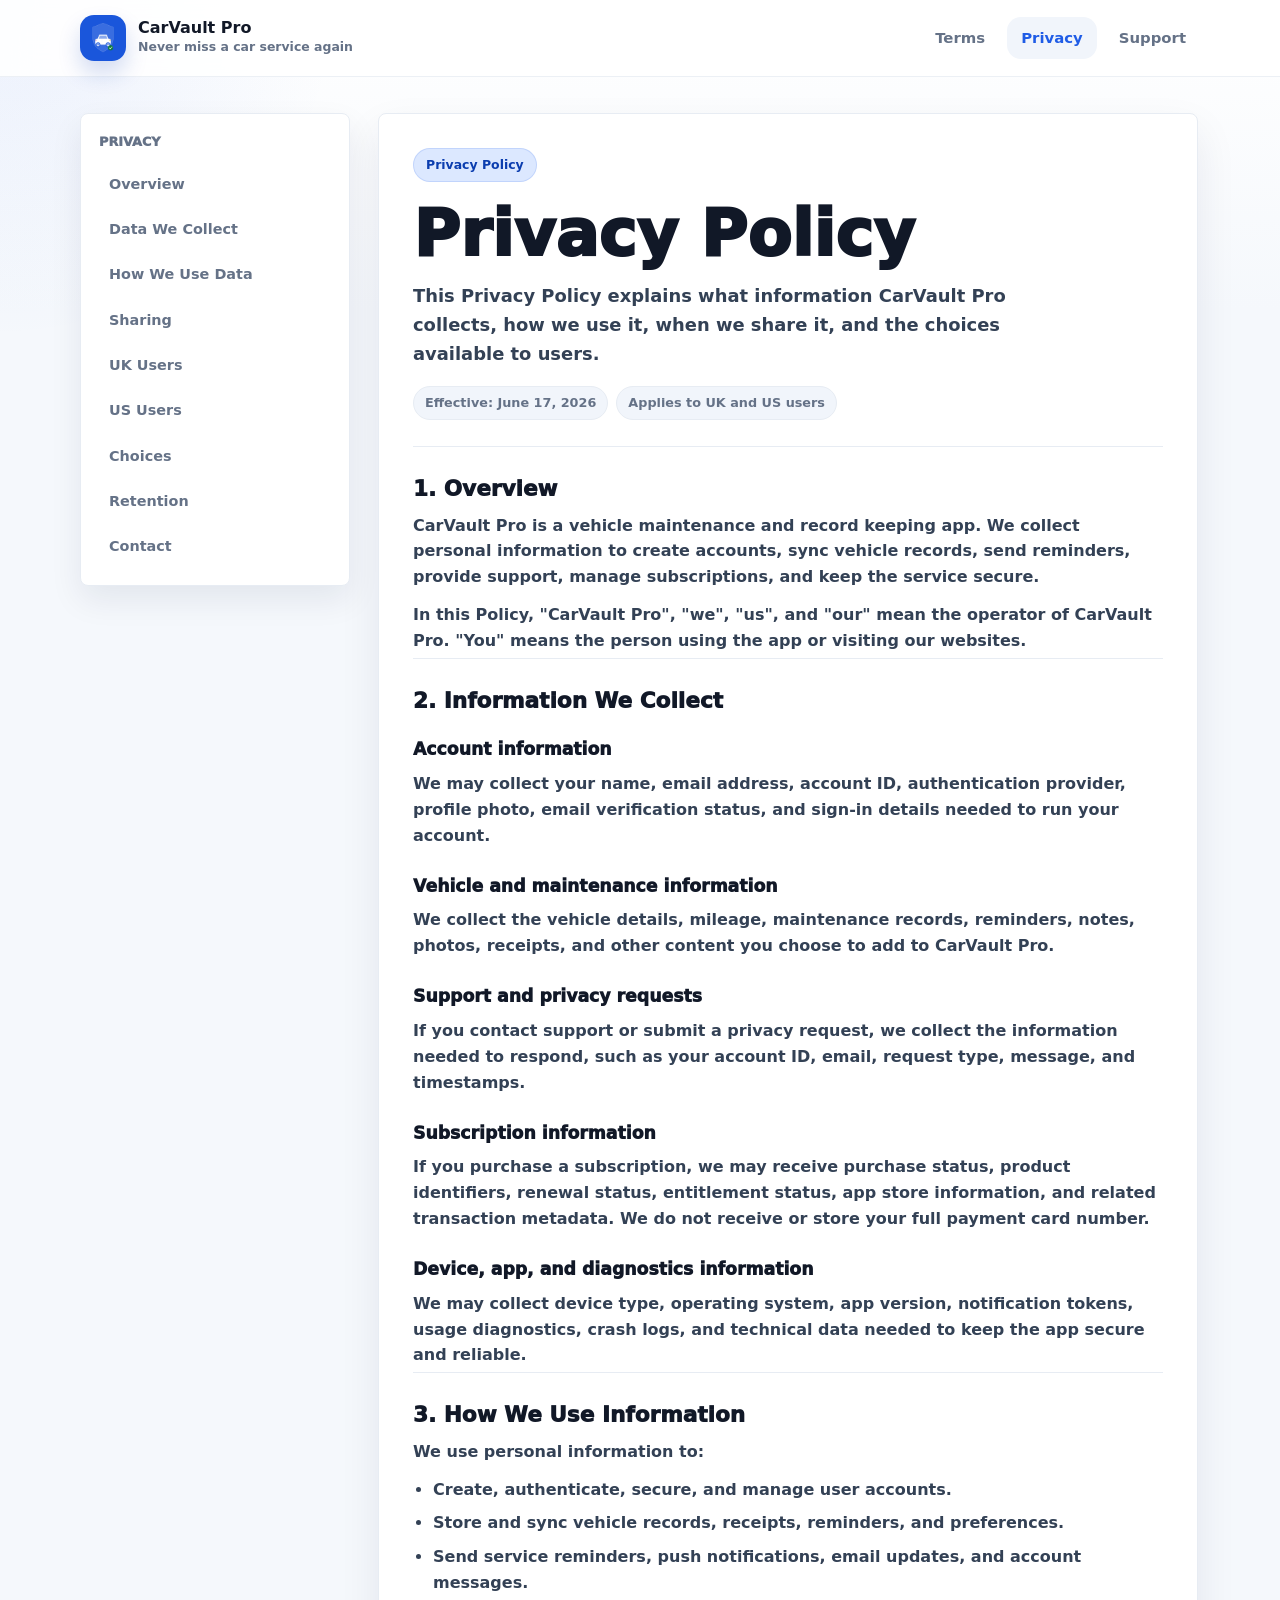
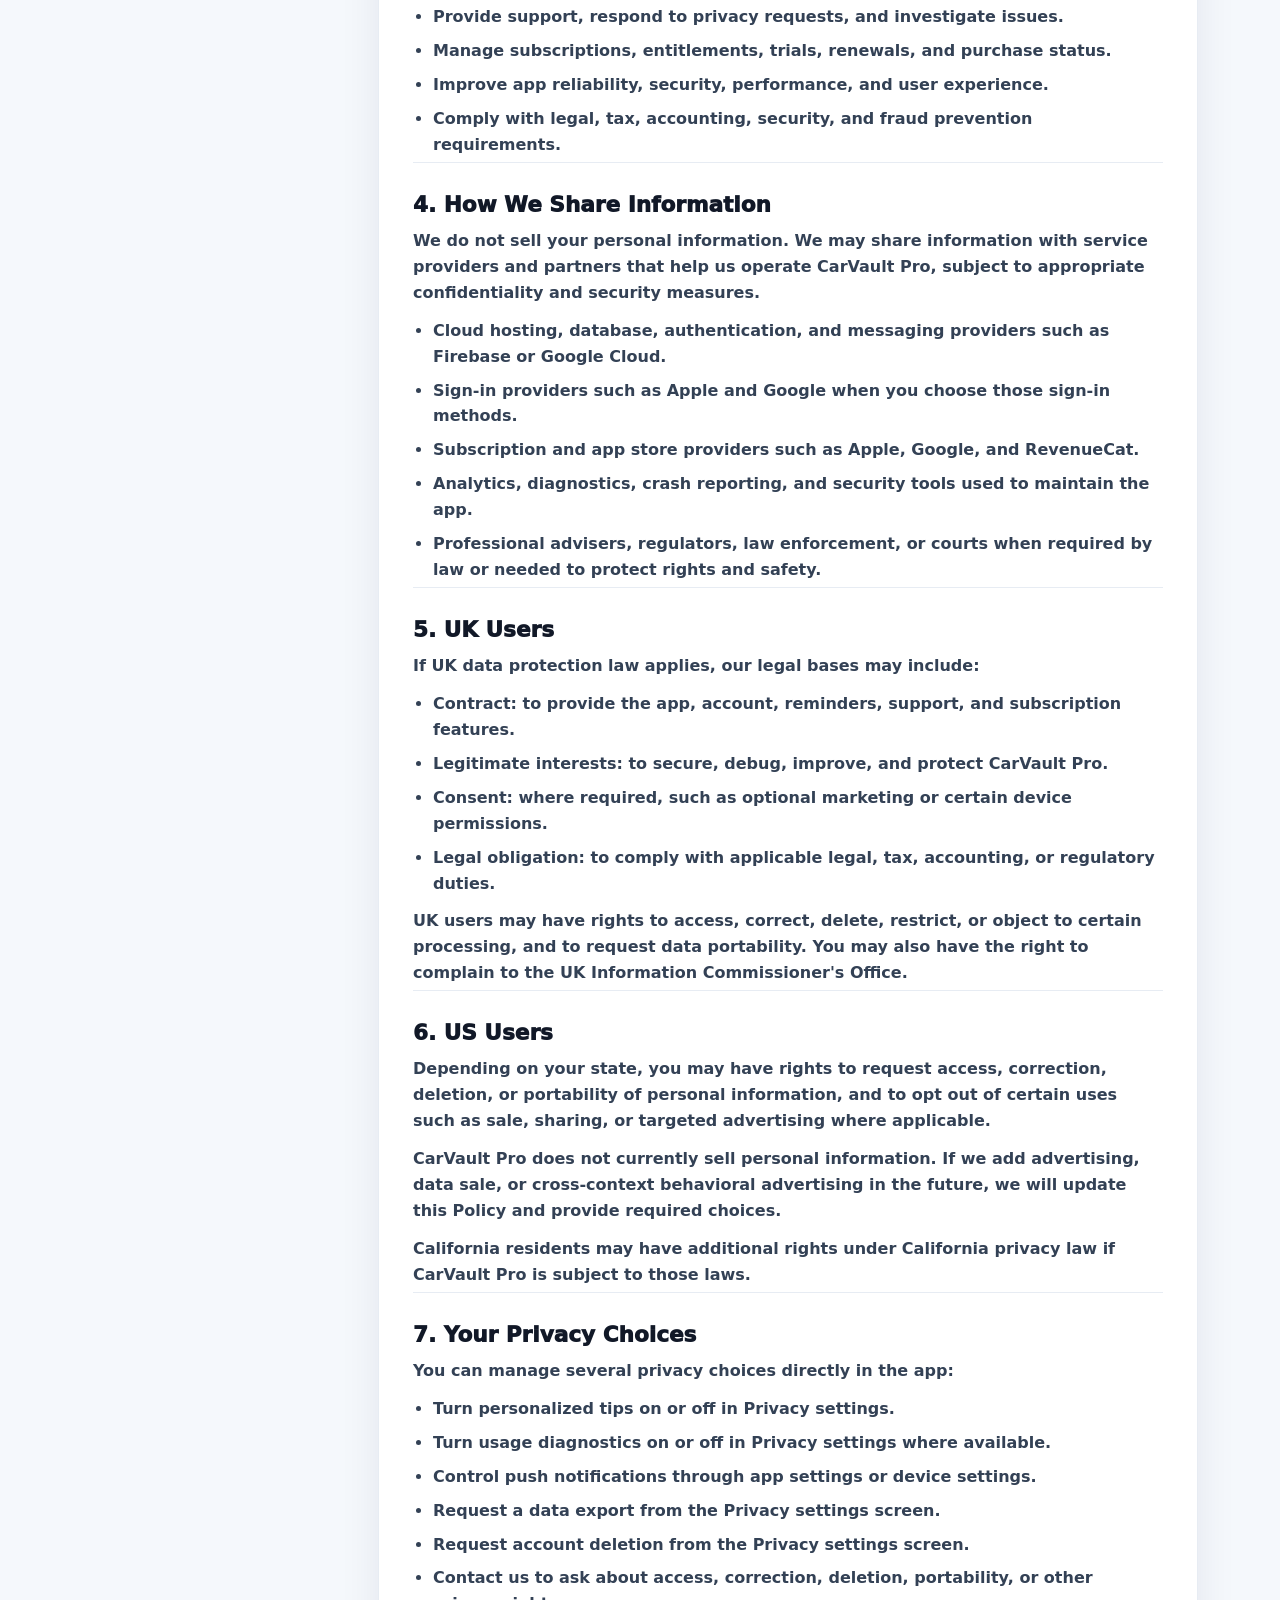
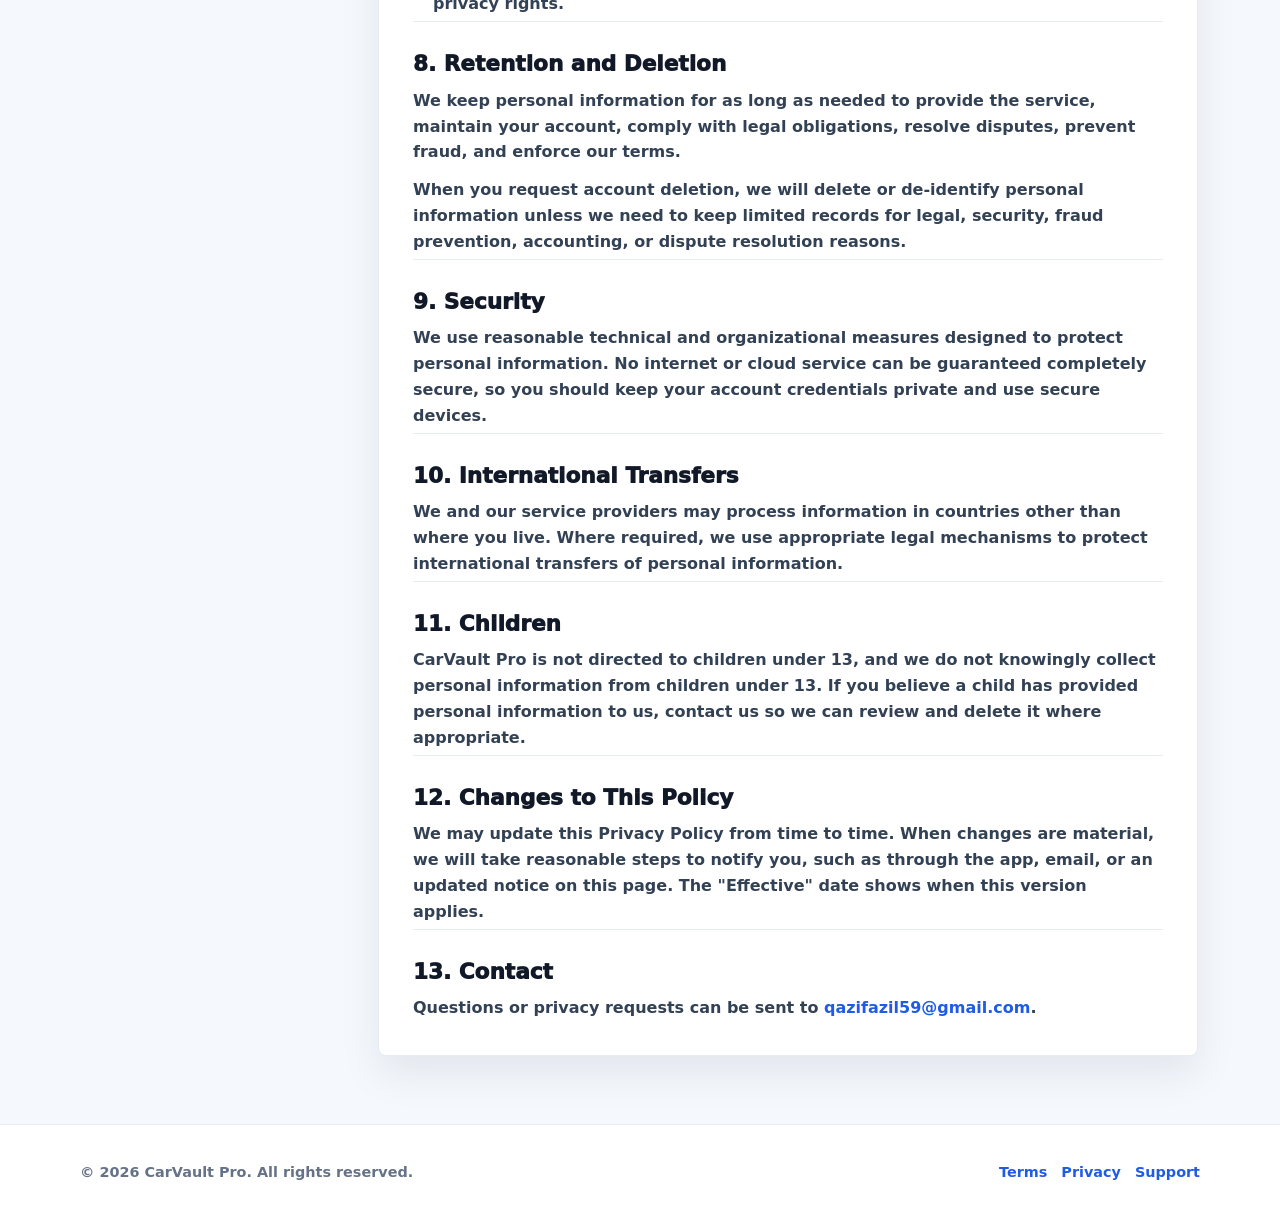
<file: index.html>
<!doctype html>
<html lang="en">
  <head>
    <meta charset="utf-8">
    <meta name="viewport" content="width=device-width, initial-scale=1">
    <title>Privacy Policy | CarVault Pro</title>
    <meta name="description" content="Privacy Policy for CarVault Pro.">
    <meta http-equiv="refresh" content="0; url=privacy/">
    <link rel="canonical" href="privacy/">
    <link rel="icon" href="assets/app_icon.png">
    <script>
      window.location.replace("privacy/");
    </script>
  </head>
  <body>
    <main>
      <p>
        Opening <a href="privacy/">CarVault Pro Privacy Policy</a>.
        <a href="terms/">Terms of Service</a>.
        <a href="support/">Support</a>.
      </p>
    </main>
  </body>
</html>
</file>
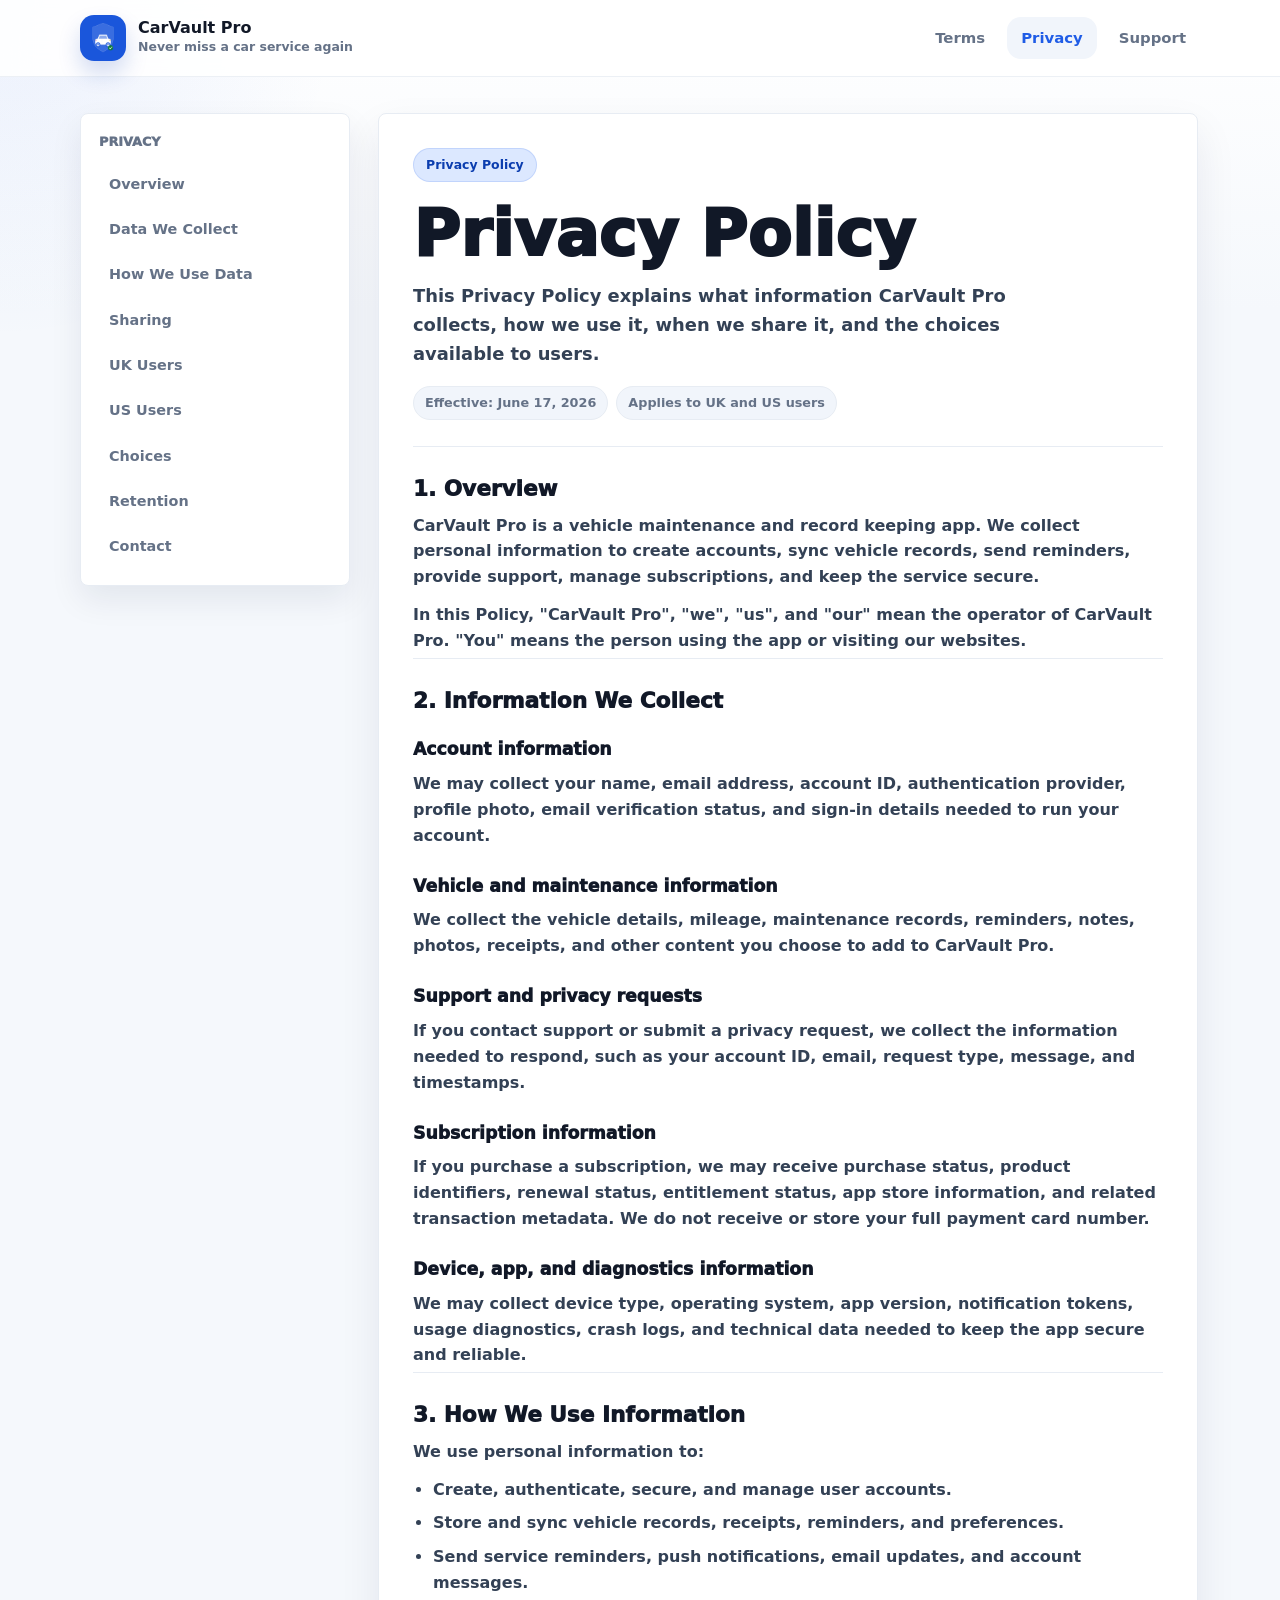
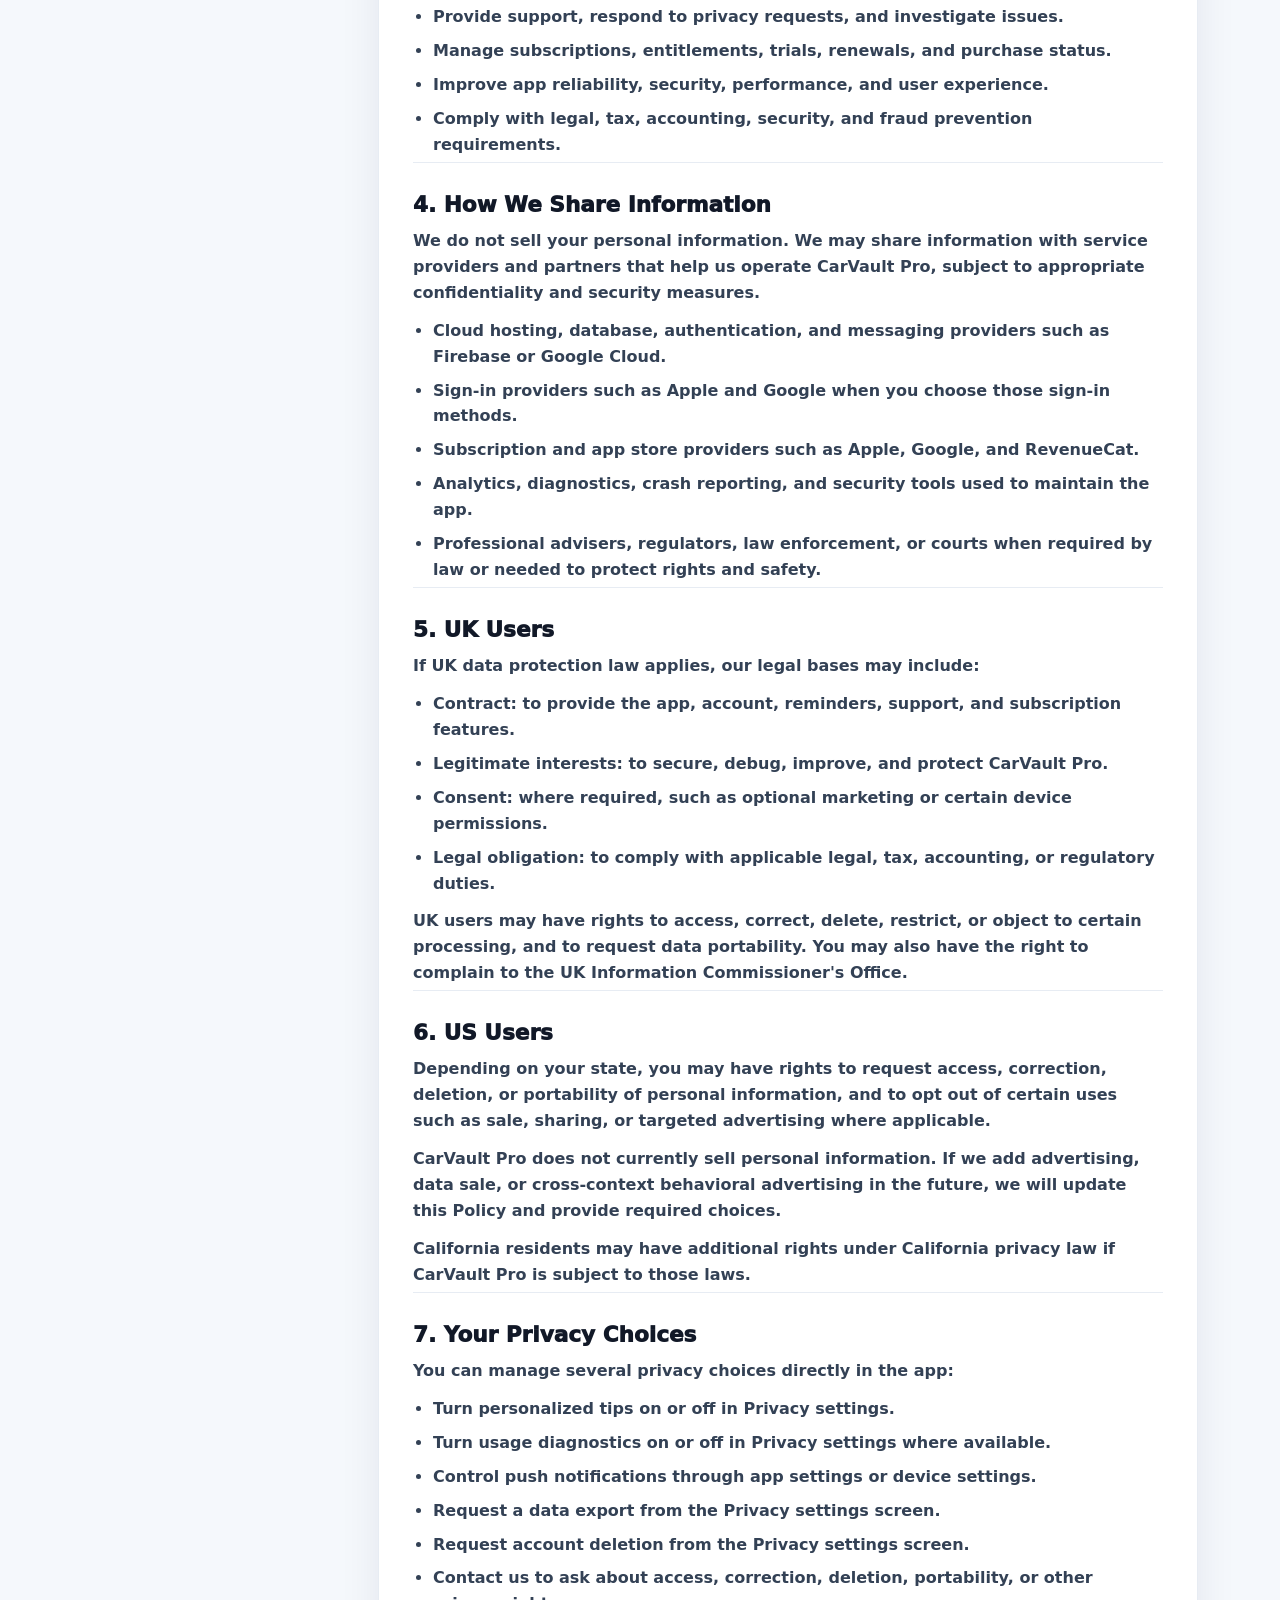
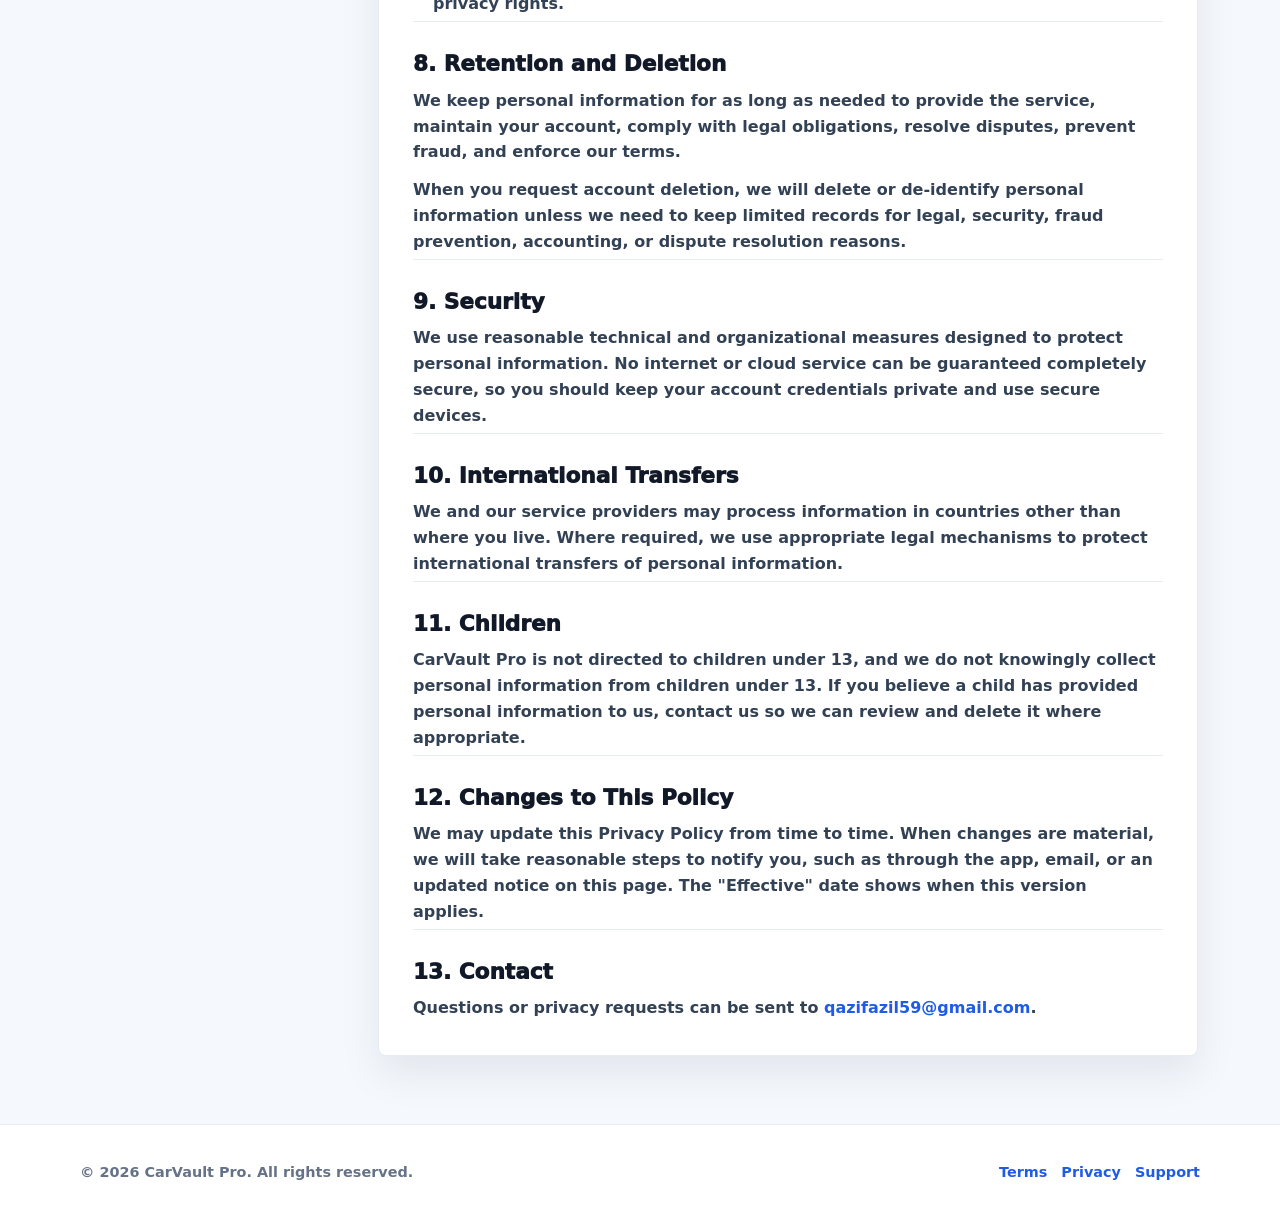
<file: privacy/index.html>
<!doctype html>
<html lang="en">
  <head>
    <meta charset="utf-8">
    <meta name="viewport" content="width=device-width, initial-scale=1">
    <title>Privacy Policy | CarVault Pro</title>
    <meta
      name="description"
      content="Privacy Policy for CarVault Pro."
    >
    <link rel="icon" href="../assets/app_icon.png">
    <link rel="stylesheet" href="../styles.css">
  </head>
  <body>
    <a class="skip-link" href="#main">Skip to content</a>
    <header class="site-header">
      <div class="nav">
        <a class="brand" href="./" aria-label="CarVault Pro privacy policy">
          <img class="brand-mark" src="../assets/app_icon.png" alt="">
          <span class="brand-text">
            <span class="brand-name">CarVault Pro</span>
            <span class="brand-tagline">Never miss a car service again</span>
          </span>
        </a>
        <nav class="nav-links" aria-label="Legal navigation">
          <a class="nav-link" href="../terms/">Terms</a>
          <a class="nav-link" aria-current="page" href="./">Privacy</a>
          <a class="nav-link" href="../support/">Support</a>
        </nav>
      </div>
    </header>

    <main id="main" class="page-shell">
      <aside class="toc" aria-label="Privacy sections">
        <div class="toc-title">Privacy</div>
        <nav>
          <a href="#overview">Overview</a>
          <a href="#data">Data We Collect</a>
          <a href="#use">How We Use Data</a>
          <a href="#sharing">Sharing</a>
          <a href="#uk">UK Users</a>
          <a href="#us">US Users</a>
          <a href="#choices">Choices</a>
          <a href="#retention">Retention</a>
          <a href="#contact">Contact</a>
        </nav>
      </aside>

      <article class="legal-document">
        <header class="document-header">
          <span class="eyebrow">Privacy Policy</span>
          <h1>Privacy Policy</h1>
          <p class="lead">
            This Privacy Policy explains what information CarVault Pro collects,
            how we use it, when we share it, and the choices available to users.
          </p>
          <div class="document-meta">
            <span class="meta-pill">Effective: June 17, 2026</span>
            <span class="meta-pill">Applies to UK and US users</span>
          </div>
        </header>

        <section id="overview">
          <h2>1. Overview</h2>
          <p>
            CarVault Pro is a vehicle maintenance and record keeping app. We
            collect personal information to create accounts, sync vehicle
            records, send reminders, provide support, manage subscriptions, and
            keep the service secure.
          </p>
          <p>
            In this Policy, "CarVault Pro", "we", "us", and "our" mean the
            operator of CarVault Pro. "You" means the person using the app or
            visiting our websites.
          </p>
        </section>

        <section id="data">
          <h2>2. Information We Collect</h2>
          <h3>Account information</h3>
          <p>
            We may collect your name, email address, account ID, authentication
            provider, profile photo, email verification status, and sign-in
            details needed to run your account.
          </p>

          <h3>Vehicle and maintenance information</h3>
          <p>
            We collect the vehicle details, mileage, maintenance records,
            reminders, notes, photos, receipts, and other content you choose to
            add to CarVault Pro.
          </p>

          <h3>Support and privacy requests</h3>
          <p>
            If you contact support or submit a privacy request, we collect the
            information needed to respond, such as your account ID, email,
            request type, message, and timestamps.
          </p>

          <h3>Subscription information</h3>
          <p>
            If you purchase a subscription, we may receive purchase status,
            product identifiers, renewal status, entitlement status, app store
            information, and related transaction metadata. We do not receive or
            store your full payment card number.
          </p>

          <h3>Device, app, and diagnostics information</h3>
          <p>
            We may collect device type, operating system, app version,
            notification tokens, usage diagnostics, crash logs, and technical
            data needed to keep the app secure and reliable.
          </p>
        </section>

        <section id="use">
          <h2>3. How We Use Information</h2>
          <p>We use personal information to:</p>
          <ul>
            <li>Create, authenticate, secure, and manage user accounts.</li>
            <li>Store and sync vehicle records, receipts, reminders, and preferences.</li>
            <li>Send service reminders, push notifications, email updates, and account messages.</li>
            <li>Provide support, respond to privacy requests, and investigate issues.</li>
            <li>Manage subscriptions, entitlements, trials, renewals, and purchase status.</li>
            <li>Improve app reliability, security, performance, and user experience.</li>
            <li>Comply with legal, tax, accounting, security, and fraud prevention requirements.</li>
          </ul>
        </section>

        <section id="sharing">
          <h2>4. How We Share Information</h2>
          <p>
            We do not sell your personal information. We may share information
            with service providers and partners that help us operate CarVault
            Pro, subject to appropriate confidentiality and security measures.
          </p>
          <ul>
            <li>Cloud hosting, database, authentication, and messaging providers such as Firebase or Google Cloud.</li>
            <li>Sign-in providers such as Apple and Google when you choose those sign-in methods.</li>
            <li>Subscription and app store providers such as Apple, Google, and RevenueCat.</li>
            <li>Analytics, diagnostics, crash reporting, and security tools used to maintain the app.</li>
            <li>Professional advisers, regulators, law enforcement, or courts when required by law or needed to protect rights and safety.</li>
          </ul>
        </section>

        <section id="uk">
          <h2>5. UK Users</h2>
          <p>
            If UK data protection law applies, our legal bases may include:
          </p>
          <ul>
            <li><strong>Contract:</strong> to provide the app, account, reminders, support, and subscription features.</li>
            <li><strong>Legitimate interests:</strong> to secure, debug, improve, and protect CarVault Pro.</li>
            <li><strong>Consent:</strong> where required, such as optional marketing or certain device permissions.</li>
            <li><strong>Legal obligation:</strong> to comply with applicable legal, tax, accounting, or regulatory duties.</li>
          </ul>
          <p>
            UK users may have rights to access, correct, delete, restrict, or
            object to certain processing, and to request data portability. You
            may also have the right to complain to the UK Information
            Commissioner's Office.
          </p>
        </section>

        <section id="us">
          <h2>6. US Users</h2>
          <p>
            Depending on your state, you may have rights to request access,
            correction, deletion, or portability of personal information, and to
            opt out of certain uses such as sale, sharing, or targeted
            advertising where applicable.
          </p>
          <p>
            CarVault Pro does not currently sell personal information. If we add
            advertising, data sale, or cross-context behavioral advertising in
            the future, we will update this Policy and provide required choices.
          </p>
          <p>
            California residents may have additional rights under California
            privacy law if CarVault Pro is subject to those laws.
          </p>
        </section>

        <section id="choices">
          <h2>7. Your Privacy Choices</h2>
          <p>
            You can manage several privacy choices directly in the app:
          </p>
          <ul>
            <li>Turn personalized tips on or off in Privacy settings.</li>
            <li>Turn usage diagnostics on or off in Privacy settings where available.</li>
            <li>Control push notifications through app settings or device settings.</li>
            <li>Request a data export from the Privacy settings screen.</li>
            <li>Request account deletion from the Privacy settings screen.</li>
            <li>Contact us to ask about access, correction, deletion, portability, or other privacy rights.</li>
          </ul>
        </section>

        <section id="retention">
          <h2>8. Retention and Deletion</h2>
          <p>
            We keep personal information for as long as needed to provide the
            service, maintain your account, comply with legal obligations,
            resolve disputes, prevent fraud, and enforce our terms.
          </p>
          <p>
            When you request account deletion, we will delete or de-identify
            personal information unless we need to keep limited records for
            legal, security, fraud prevention, accounting, or dispute resolution
            reasons.
          </p>
        </section>

        <section id="security">
          <h2>9. Security</h2>
          <p>
            We use reasonable technical and organizational measures designed to
            protect personal information. No internet or cloud service can be
            guaranteed completely secure, so you should keep your account
            credentials private and use secure devices.
          </p>
        </section>

        <section id="international">
          <h2>10. International Transfers</h2>
          <p>
            We and our service providers may process information in countries
            other than where you live. Where required, we use appropriate legal
            mechanisms to protect international transfers of personal
            information.
          </p>
        </section>

        <section id="children">
          <h2>11. Children</h2>
          <p>
            CarVault Pro is not directed to children under 13, and we do not
            knowingly collect personal information from children under 13. If
            you believe a child has provided personal information to us, contact
            us so we can review and delete it where appropriate.
          </p>
        </section>

        <section id="changes">
          <h2>12. Changes to This Policy</h2>
          <p>
            We may update this Privacy Policy from time to time. When changes
            are material, we will take reasonable steps to notify you, such as
            through the app, email, or an updated notice on this page. The
            "Effective" date shows when this version applies.
          </p>
        </section>

        <section id="contact">
          <h2>13. Contact</h2>
          <p>
            Questions or privacy requests can be sent to
            <a href="mailto:qazifazil59@gmail.com">qazifazil59@gmail.com</a>.
          </p>
        </section>
      </article>
    </main>

    <footer class="site-footer">
      <div class="footer-inner">
        <span>&copy; 2026 CarVault Pro. All rights reserved.</span>
        <nav class="footer-links" aria-label="Footer navigation">
          <a href="../terms/">Terms</a>
          <a href="./">Privacy</a>
          <a href="../support/">Support</a>
        </nav>
      </div>
    </footer>
  </body>
</html>
</file>
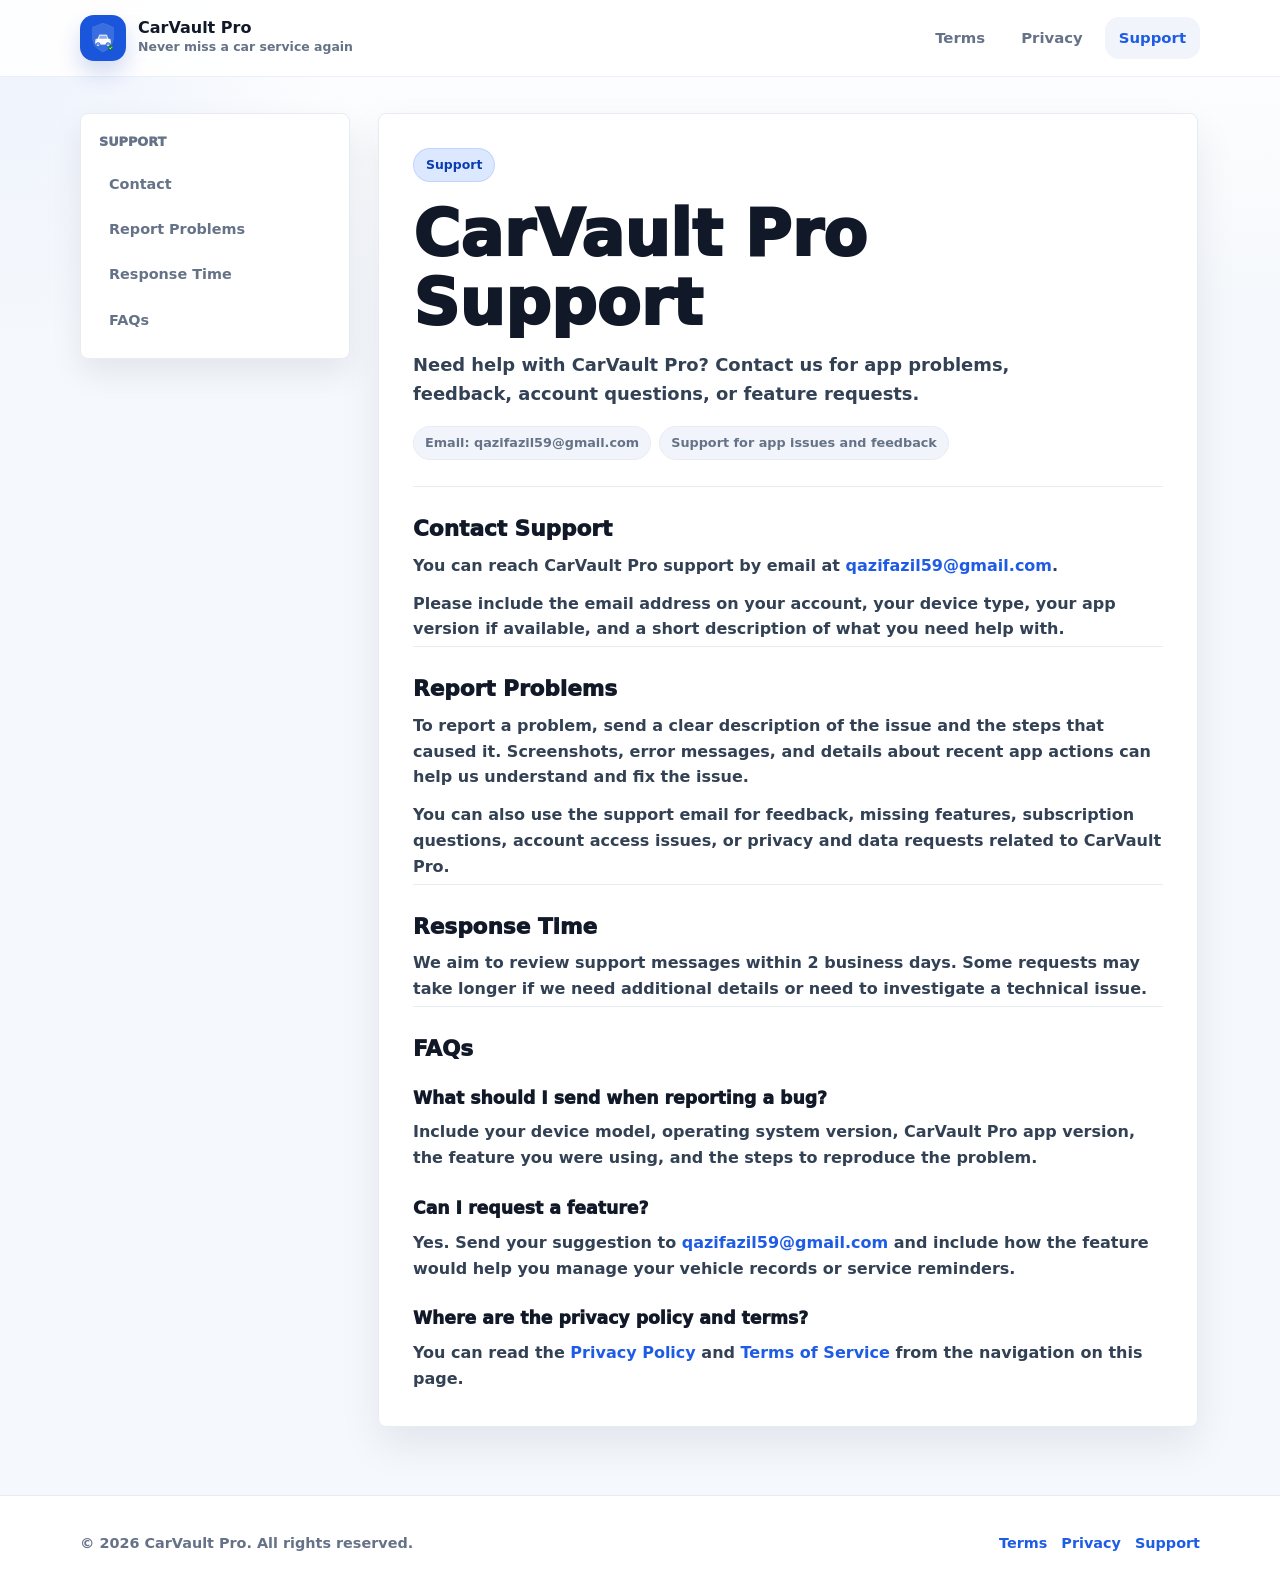
<file: support/index.html>
<!doctype html>
<html lang="en">
  <head>
    <meta charset="utf-8">
    <meta name="viewport" content="width=device-width, initial-scale=1">
    <title>Support | CarVault Pro</title>
    <meta
      name="description"
      content="Contact CarVault Pro support for help, app problems, feedback, and feature requests."
    >
    <link rel="icon" href="../assets/app_icon.png">
    <link rel="stylesheet" href="../styles.css">
  </head>
  <body>
    <a class="skip-link" href="#main">Skip to content</a>
    <header class="site-header">
      <div class="nav">
        <a class="brand" href="./" aria-label="CarVault Pro support">
          <img class="brand-mark" src="../assets/app_icon.png" alt="">
          <span class="brand-text">
            <span class="brand-name">CarVault Pro</span>
            <span class="brand-tagline">Never miss a car service again</span>
          </span>
        </a>
        <nav class="nav-links" aria-label="Legal navigation">
          <a class="nav-link" href="../terms/">Terms</a>
          <a class="nav-link" href="../privacy/">Privacy</a>
          <a class="nav-link" aria-current="page" href="./">Support</a>
        </nav>
      </div>
    </header>

    <main id="main" class="page-shell">
      <aside class="toc" aria-label="Support sections">
        <div class="toc-title">Support</div>
        <nav>
          <a href="#contact">Contact</a>
          <a href="#report">Report Problems</a>
          <a href="#response">Response Time</a>
          <a href="#faq">FAQs</a>
        </nav>
      </aside>

      <article class="legal-document">
        <header class="document-header">
          <span class="eyebrow">Support</span>
          <h1>CarVault Pro Support</h1>
          <p class="lead">
            Need help with CarVault Pro? Contact us for app problems,
            feedback, account questions, or feature requests.
          </p>
          <div class="document-meta">
            <span class="meta-pill">Email: qazifazil59@gmail.com</span>
            <span class="meta-pill">Support for app issues and feedback</span>
          </div>
        </header>

        <section id="contact">
          <h2>Contact Support</h2>
          <p>
            You can reach CarVault Pro support by email at
            <a href="mailto:qazifazil59@gmail.com">qazifazil59@gmail.com</a>.
          </p>
          <p>
            Please include the email address on your account, your device type,
            your app version if available, and a short description of what you
            need help with.
          </p>
        </section>

        <section id="report">
          <h2>Report Problems</h2>
          <p>
            To report a problem, send a clear description of the issue and the
            steps that caused it. Screenshots, error messages, and details
            about recent app actions can help us understand and fix the issue.
          </p>
          <p>
            You can also use the support email for feedback, missing features,
            subscription questions, account access issues, or privacy and data
            requests related to CarVault Pro.
          </p>
        </section>

        <section id="response">
          <h2>Response Time</h2>
          <p>
            We aim to review support messages within 2 business days. Some
            requests may take longer if we need additional details or need to
            investigate a technical issue.
          </p>
        </section>

        <section id="faq">
          <h2>FAQs</h2>
          <h3>What should I send when reporting a bug?</h3>
          <p>
            Include your device model, operating system version, CarVault Pro
            app version, the feature you were using, and the steps to reproduce
            the problem.
          </p>

          <h3>Can I request a feature?</h3>
          <p>
            Yes. Send your suggestion to
            <a href="mailto:qazifazil59@gmail.com">qazifazil59@gmail.com</a>
            and include how the feature would help you manage your vehicle
            records or service reminders.
          </p>

          <h3>Where are the privacy policy and terms?</h3>
          <p>
            You can read the <a href="../privacy/">Privacy Policy</a> and
            <a href="../terms/">Terms of Service</a> from the navigation on
            this page.
          </p>
        </section>
      </article>
    </main>

    <footer class="site-footer">
      <div class="footer-inner">
        <span>&copy; 2026 CarVault Pro. All rights reserved.</span>
        <nav class="footer-links" aria-label="Footer navigation">
          <a href="../terms/">Terms</a>
          <a href="../privacy/">Privacy</a>
          <a href="./">Support</a>
        </nav>
      </div>
    </footer>
  </body>
</html>
</file>
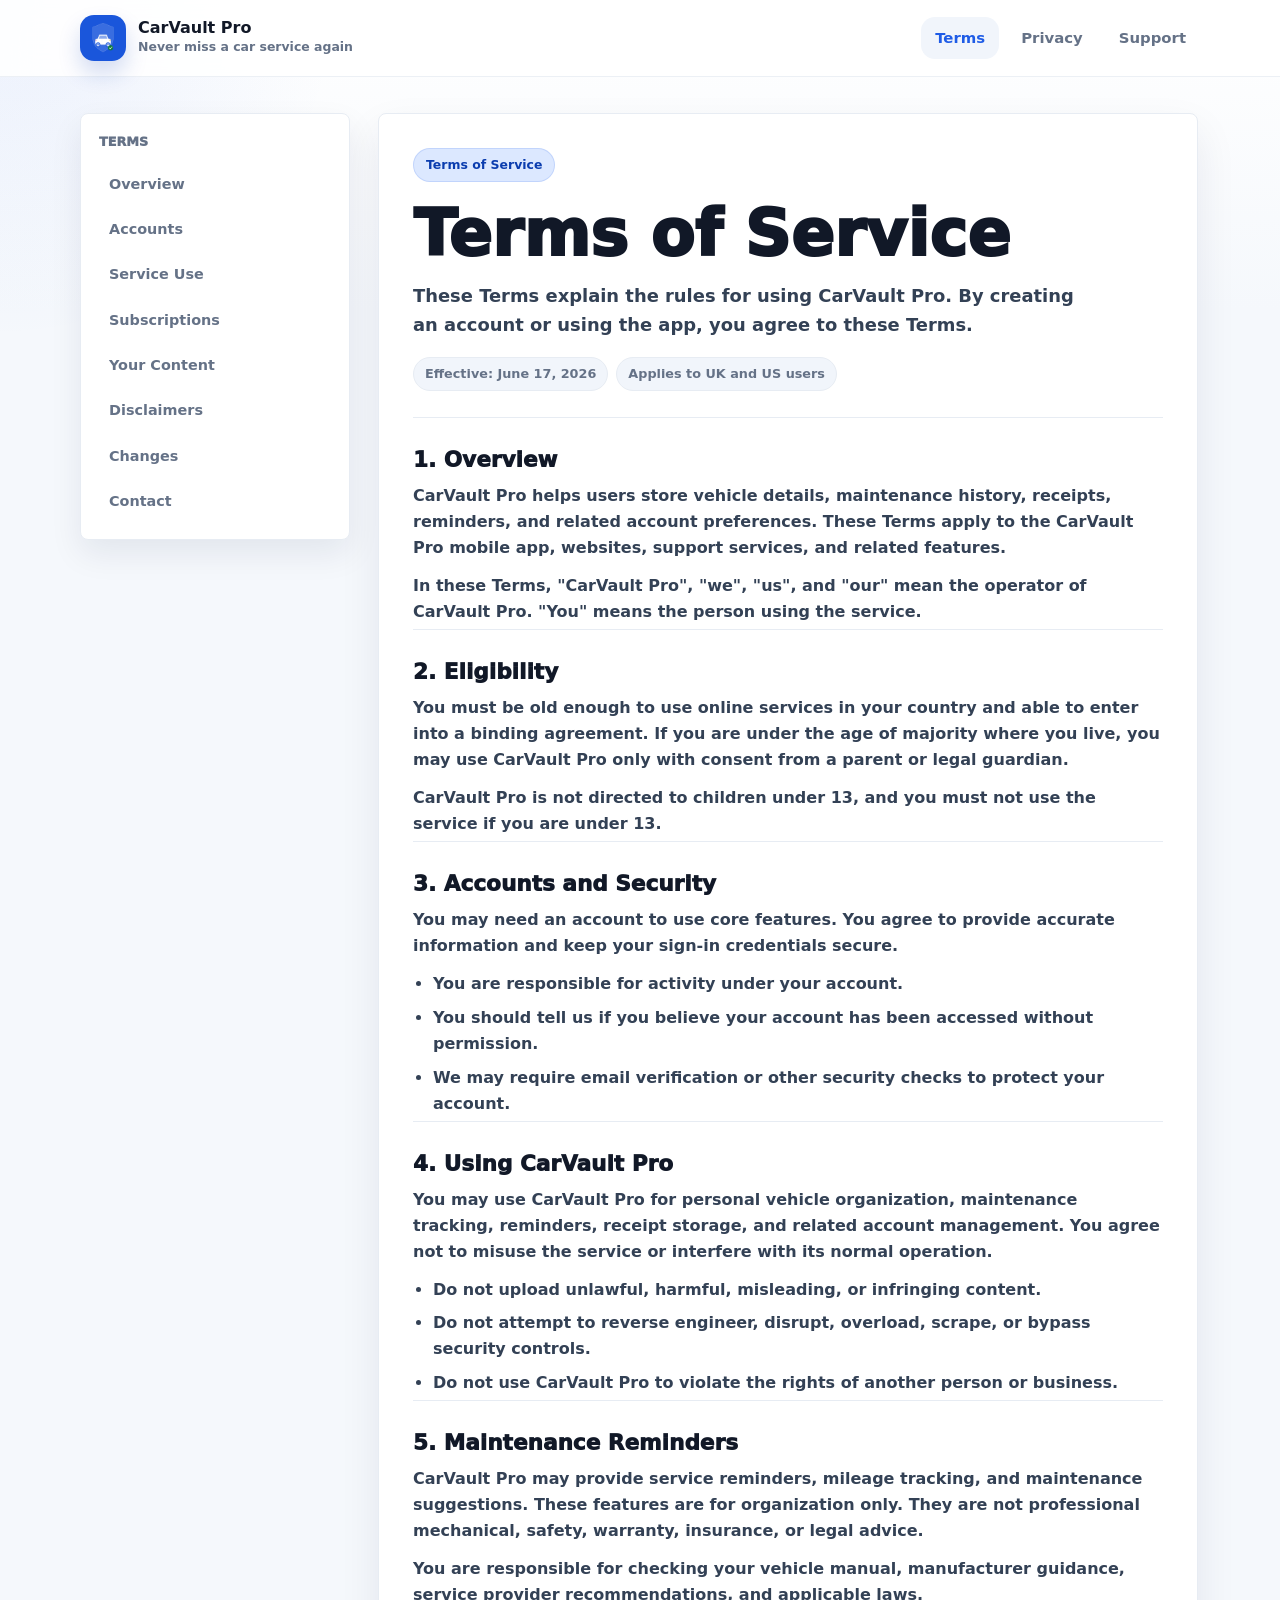
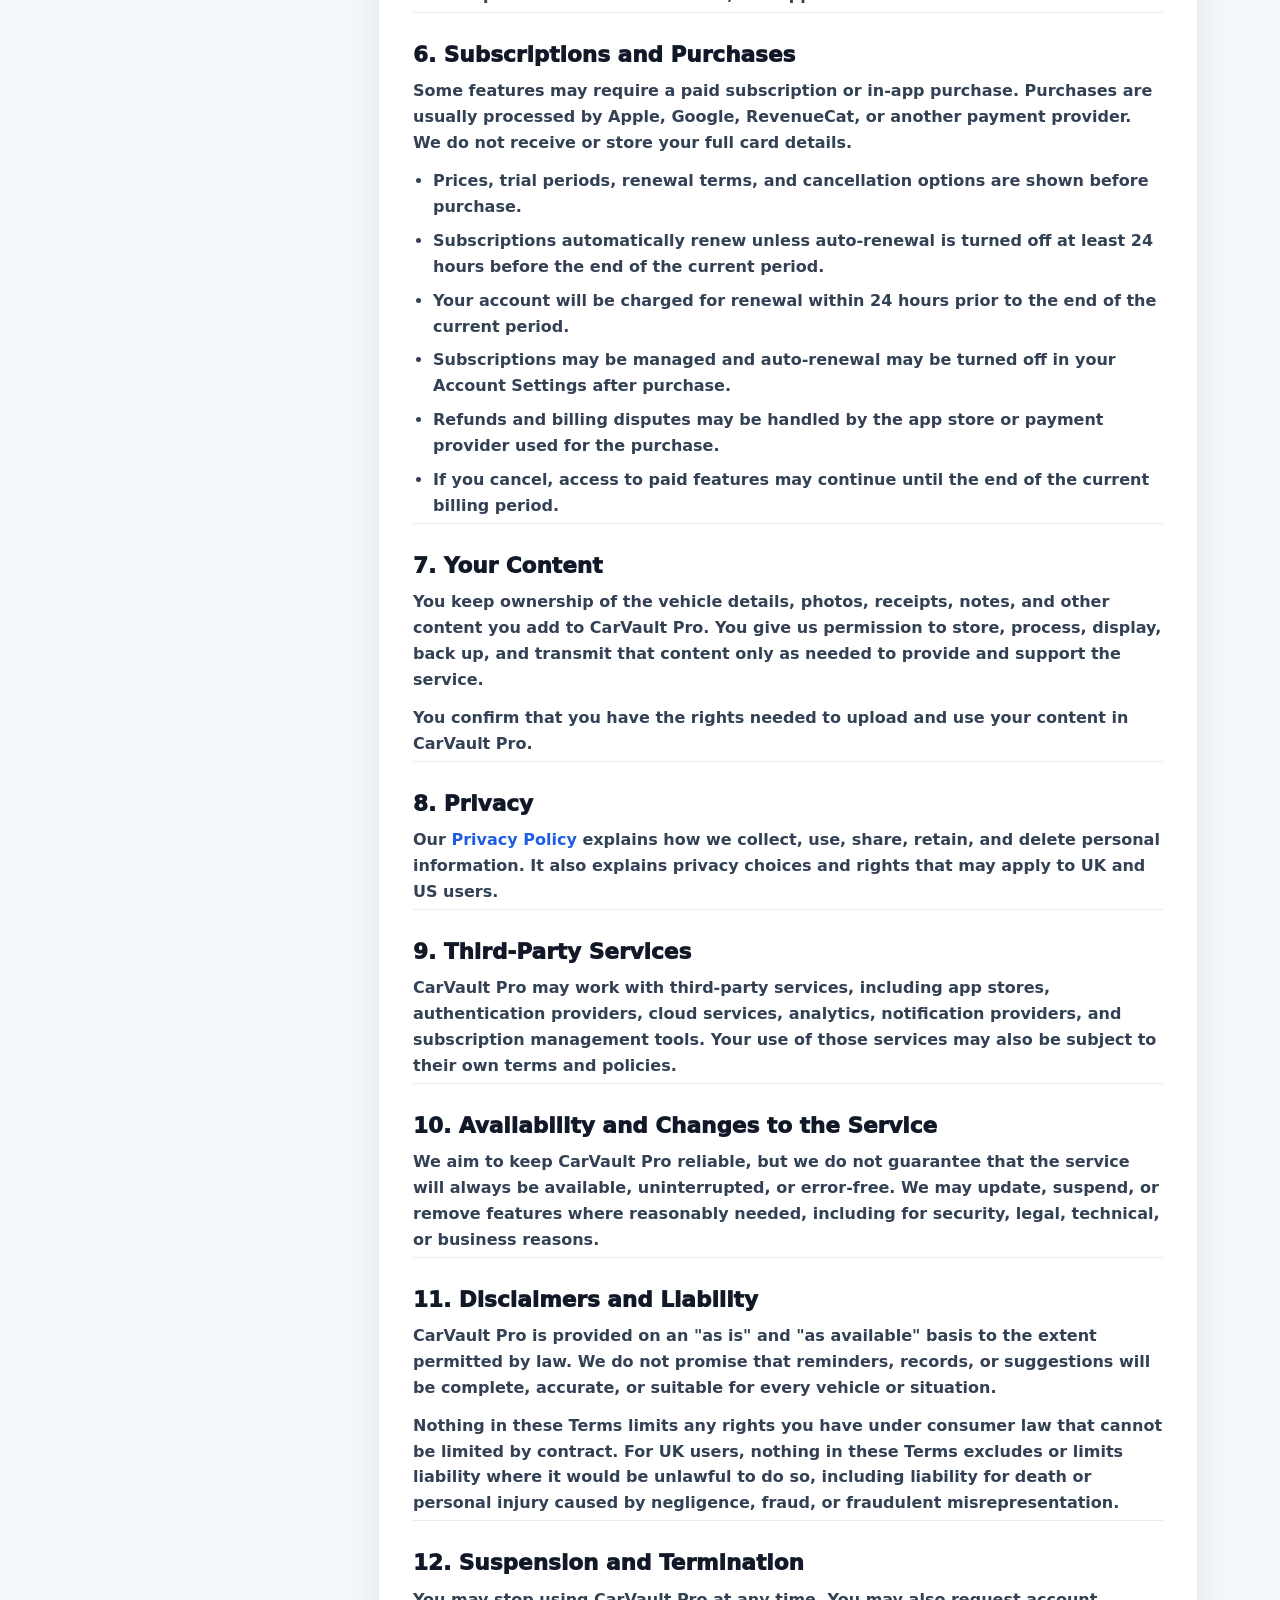
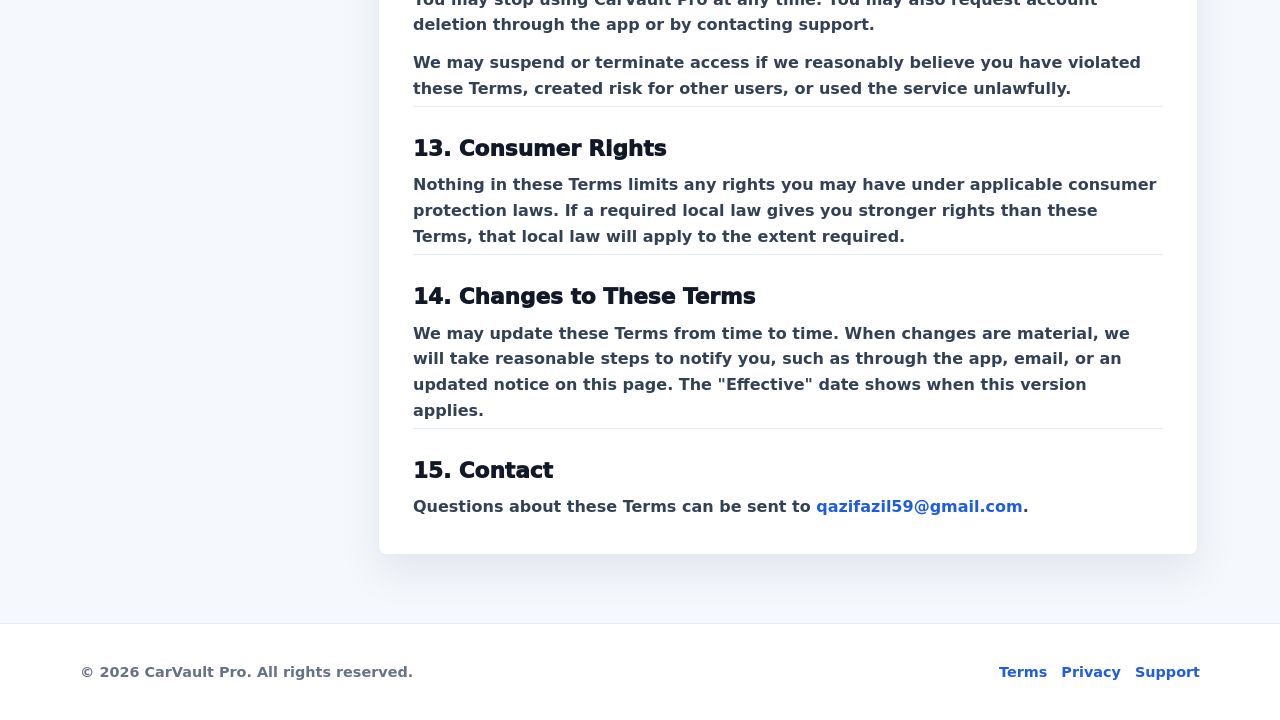
<file: terms/index.html>
<!doctype html>
<html lang="en">
  <head>
    <meta charset="utf-8">
    <meta name="viewport" content="width=device-width, initial-scale=1">
    <title>Terms of Service | CarVault Pro</title>
    <meta
      name="description"
      content="Terms of Service for CarVault Pro."
    >
    <link rel="icon" href="../assets/app_icon.png">
    <link rel="stylesheet" href="../styles.css">
  </head>
  <body>
    <a class="skip-link" href="#main">Skip to content</a>
    <header class="site-header">
      <div class="nav">
        <a class="brand" href="./" aria-label="CarVault Pro terms of service">
          <img class="brand-mark" src="../assets/app_icon.png" alt="">
          <span class="brand-text">
            <span class="brand-name">CarVault Pro</span>
            <span class="brand-tagline">Never miss a car service again</span>
          </span>
        </a>
        <nav class="nav-links" aria-label="Legal navigation">
          <a class="nav-link" aria-current="page" href="./">Terms</a>
          <a class="nav-link" href="../privacy/">Privacy</a>
          <a class="nav-link" href="../support/">Support</a>
        </nav>
      </div>
    </header>

    <main id="main" class="page-shell">
      <aside class="toc" aria-label="Terms sections">
        <div class="toc-title">Terms</div>
        <nav>
          <a href="#overview">Overview</a>
          <a href="#accounts">Accounts</a>
          <a href="#service">Service Use</a>
          <a href="#subscriptions">Subscriptions</a>
          <a href="#content">Your Content</a>
          <a href="#limits">Disclaimers</a>
          <a href="#changes">Changes</a>
          <a href="#contact">Contact</a>
        </nav>
      </aside>

      <article class="legal-document">
        <header class="document-header">
          <span class="eyebrow">Terms of Service</span>
          <h1>Terms of Service</h1>
          <p class="lead">
            These Terms explain the rules for using CarVault Pro. By creating
            an account or using the app, you agree to these Terms.
          </p>
          <div class="document-meta">
            <span class="meta-pill">Effective: June 17, 2026</span>
            <span class="meta-pill">Applies to UK and US users</span>
          </div>
        </header>

        <section id="overview">
          <h2>1. Overview</h2>
          <p>
            CarVault Pro helps users store vehicle details, maintenance
            history, receipts, reminders, and related account preferences. These
            Terms apply to the CarVault Pro mobile app, websites, support
            services, and related features.
          </p>
          <p>
            In these Terms, "CarVault Pro", "we", "us", and "our" mean the
            operator of CarVault Pro. "You" means the person using the service.
          </p>
        </section>

        <section id="eligibility">
          <h2>2. Eligibility</h2>
          <p>
            You must be old enough to use online services in your country and
            able to enter into a binding agreement. If you are under the age of
            majority where you live, you may use CarVault Pro only with consent
            from a parent or legal guardian.
          </p>
          <p>
            CarVault Pro is not directed to children under 13, and you must not
            use the service if you are under 13.
          </p>
        </section>

        <section id="accounts">
          <h2>3. Accounts and Security</h2>
          <p>
            You may need an account to use core features. You agree to provide
            accurate information and keep your sign-in credentials secure.
          </p>
          <ul>
            <li>You are responsible for activity under your account.</li>
            <li>You should tell us if you believe your account has been accessed without permission.</li>
            <li>We may require email verification or other security checks to protect your account.</li>
          </ul>
        </section>

        <section id="service">
          <h2>4. Using CarVault Pro</h2>
          <p>
            You may use CarVault Pro for personal vehicle organization,
            maintenance tracking, reminders, receipt storage, and related
            account management. You agree not to misuse the service or interfere
            with its normal operation.
          </p>
          <ul>
            <li>Do not upload unlawful, harmful, misleading, or infringing content.</li>
            <li>Do not attempt to reverse engineer, disrupt, overload, scrape, or bypass security controls.</li>
            <li>Do not use CarVault Pro to violate the rights of another person or business.</li>
          </ul>
        </section>

        <section id="reminders">
          <h2>5. Maintenance Reminders</h2>
          <p>
            CarVault Pro may provide service reminders, mileage tracking, and
            maintenance suggestions. These features are for organization only.
            They are not professional mechanical, safety, warranty, insurance,
            or legal advice.
          </p>
          <p>
            You are responsible for checking your vehicle manual, manufacturer
            guidance, service provider recommendations, and applicable laws.
          </p>
        </section>

        <section id="subscriptions">
          <h2>6. Subscriptions and Purchases</h2>
          <p>
            Some features may require a paid subscription or in-app purchase.
            Purchases are usually processed by Apple, Google, RevenueCat, or
            another payment provider. We do not receive or store your full card
            details.
          </p>
          <ul>
            <li>Prices, trial periods, renewal terms, and cancellation options are shown before purchase.</li>
            <li>Subscriptions automatically renew unless auto-renewal is turned off at least 24 hours before the end of the current period.</li>
            <li>Your account will be charged for renewal within 24 hours prior to the end of the current period.</li>
            <li>Subscriptions may be managed and auto-renewal may be turned off in your Account Settings after purchase.</li>
            <li>Refunds and billing disputes may be handled by the app store or payment provider used for the purchase.</li>
            <li>If you cancel, access to paid features may continue until the end of the current billing period.</li>
          </ul>
        </section>

        <section id="content">
          <h2>7. Your Content</h2>
          <p>
            You keep ownership of the vehicle details, photos, receipts, notes,
            and other content you add to CarVault Pro. You give us permission to
            store, process, display, back up, and transmit that content only as
            needed to provide and support the service.
          </p>
          <p>
            You confirm that you have the rights needed to upload and use your
            content in CarVault Pro.
          </p>
        </section>

        <section id="privacy">
          <h2>8. Privacy</h2>
          <p>
            Our <a href="../privacy/">Privacy Policy</a> explains how we
            collect, use, share, retain, and delete personal information. It
            also explains privacy choices and rights that may apply to UK and US
            users.
          </p>
        </section>

        <section id="third-party">
          <h2>9. Third-Party Services</h2>
          <p>
            CarVault Pro may work with third-party services, including app
            stores, authentication providers, cloud services, analytics,
            notification providers, and subscription management tools. Your use
            of those services may also be subject to their own terms and
            policies.
          </p>
        </section>

        <section id="availability">
          <h2>10. Availability and Changes to the Service</h2>
          <p>
            We aim to keep CarVault Pro reliable, but we do not guarantee that
            the service will always be available, uninterrupted, or error-free.
            We may update, suspend, or remove features where reasonably needed,
            including for security, legal, technical, or business reasons.
          </p>
        </section>

        <section id="limits">
          <h2>11. Disclaimers and Liability</h2>
          <p>
            CarVault Pro is provided on an "as is" and "as available" basis to
            the extent permitted by law. We do not promise that reminders,
            records, or suggestions will be complete, accurate, or suitable for
            every vehicle or situation.
          </p>
          <p>
            Nothing in these Terms limits any rights you have under consumer law
            that cannot be limited by contract. For UK users, nothing in these
            Terms excludes or limits liability where it would be unlawful to do
            so, including liability for death or personal injury caused by
            negligence, fraud, or fraudulent misrepresentation.
          </p>
        </section>

        <section id="termination">
          <h2>12. Suspension and Termination</h2>
          <p>
            You may stop using CarVault Pro at any time. You may also request
            account deletion through the app or by contacting support.
          </p>
          <p>
            We may suspend or terminate access if we reasonably believe you have
            violated these Terms, created risk for other users, or used the
            service unlawfully.
          </p>
        </section>

        <section id="consumer-rights">
          <h2>13. Consumer Rights</h2>
          <p>
            Nothing in these Terms limits any rights you may have under
            applicable consumer protection laws. If a required local law gives
            you stronger rights than these Terms, that local law will apply to
            the extent required.
          </p>
        </section>

        <section id="changes">
          <h2>14. Changes to These Terms</h2>
          <p>
            We may update these Terms from time to time. When changes are
            material, we will take reasonable steps to notify you, such as
            through the app, email, or an updated notice on this page. The
            "Effective" date shows when this version applies.
          </p>
        </section>

        <section id="contact">
          <h2>15. Contact</h2>
          <p>
            Questions about these Terms can be sent to
            <a href="mailto:qazifazil59@gmail.com">qazifazil59@gmail.com</a>.
          </p>
        </section>
      </article>
    </main>

    <footer class="site-footer">
      <div class="footer-inner">
        <span>&copy; 2026 CarVault Pro. All rights reserved.</span>
        <nav class="footer-links" aria-label="Footer navigation">
          <a href="./">Terms</a>
          <a href="../privacy/">Privacy</a>
          <a href="../support/">Support</a>
        </nav>
      </div>
    </footer>
  </body>
</html>
</file>
<file: styles.css>
:root {
  color-scheme: light;
  --brand-blue: #1f5ce6;
  --deep-blue: #0b3daf;
  --success: #0f8a4b;
  --warning: #f2a900;
  --danger: #e5484d;
  --ink: #111827;
  --muted: #657287;
  --subtle: #8793a5;
  --page: #f5f8fc;
  --surface: #ffffff;
  --surface-low: #f7f9fd;
  --surface-mid: #f1f5fb;
  --outline: #e7ecf3;
  --outline-strong: #d7dfea;
  --shadow: rgba(13, 27, 61, 0.08);
  --max-width: 1120px;
  --content-width: 820px;
  --radius-lg: 8px;
  --radius-md: 8px;
  --radius-sm: 8px;
}

* {
  box-sizing: border-box;
}

html {
  scroll-behavior: smooth;
}

body {
  margin: 0;
  min-width: 320px;
  overflow-x: hidden;
  color: var(--ink);
  background:
    radial-gradient(circle at top left, rgba(31, 92, 230, 0.08), transparent 340px),
    linear-gradient(180deg, #ffffff 0%, var(--page) 310px, var(--page) 100%);
  font-family: Inter, ui-sans-serif, system-ui, -apple-system, BlinkMacSystemFont, "Segoe UI", sans-serif;
  line-height: 1.62;
  letter-spacing: 0;
}

a {
  color: var(--brand-blue);
  text-decoration: none;
  font-weight: 800;
}

a:hover {
  text-decoration: underline;
}

.skip-link {
  position: absolute;
  left: 16px;
  top: -48px;
  z-index: 10;
  padding: 10px 14px;
  color: #ffffff;
  background: var(--deep-blue);
  border-radius: 10px;
}

.skip-link:focus {
  top: 16px;
}

.site-header {
  position: sticky;
  top: 0;
  z-index: 5;
  border-bottom: 1px solid rgba(231, 236, 243, 0.78);
  background: rgba(255, 255, 255, 0.88);
  backdrop-filter: blur(16px);
}

.nav {
  width: min(100% - 40px, var(--max-width));
  margin: 0 auto;
  min-height: 76px;
  display: flex;
  align-items: center;
  justify-content: space-between;
  gap: 18px;
  min-width: 0;
}

.brand {
  min-width: 0;
  display: inline-flex;
  align-items: center;
  gap: 12px;
  color: var(--ink);
  font-weight: 900;
  text-decoration: none;
}

.brand:hover {
  text-decoration: none;
}

.brand-mark {
  width: 46px;
  height: 46px;
  border-radius: 14px;
  box-shadow: 0 12px 22px rgba(11, 61, 175, 0.18);
}

.brand-text {
  min-width: 0;
  display: grid;
  gap: 1px;
}

.brand-name {
  font-size: 1rem;
  line-height: 1.1;
  overflow: hidden;
  text-overflow: ellipsis;
  white-space: nowrap;
}

.brand-tagline {
  color: var(--muted);
  font-size: 0.78rem;
  font-weight: 800;
  overflow: hidden;
  text-overflow: ellipsis;
  white-space: nowrap;
}

.nav-links {
  display: flex;
  flex-wrap: wrap;
  align-items: center;
  gap: 8px;
}

.nav-link {
  min-height: 42px;
  display: inline-flex;
  align-items: center;
  justify-content: center;
  padding: 0 14px;
  color: var(--muted);
  border-radius: 14px;
  font-size: 0.93rem;
  font-weight: 900;
}

.nav-link[aria-current="page"],
.nav-link:hover {
  color: var(--brand-blue);
  background: var(--surface-mid);
  text-decoration: none;
}

.hero,
.page-shell {
  width: min(100% - 40px, var(--max-width));
  margin: 0 auto;
}

.hero {
  padding: 54px 0 34px;
}

.hero-grid {
  display: grid;
  grid-template-columns: minmax(0, 1.15fr) minmax(300px, 0.85fr);
  gap: 28px;
  align-items: stretch;
}

.hero-copy {
  padding: 10px 0;
}

.eyebrow {
  display: inline-flex;
  align-items: center;
  gap: 8px;
  min-height: 34px;
  padding: 0 12px;
  color: var(--deep-blue);
  background: #dce8ff;
  border: 1px solid rgba(31, 92, 230, 0.14);
  border-radius: 999px;
  font-size: 0.78rem;
  font-weight: 900;
}

h1,
h2,
h3 {
  margin: 0;
  line-height: 1.08;
  letter-spacing: 0;
}

h1 {
  margin-top: 18px;
  max-width: 780px;
  font-size: clamp(2.3rem, 5vw, 4.8rem);
  font-weight: 950;
}

h2 {
  font-size: clamp(1.6rem, 3vw, 2.5rem);
  font-weight: 950;
}

h3 {
  margin-top: 28px;
  font-size: 1.08rem;
  font-weight: 950;
}

p {
  margin: 0;
}

.lead {
  max-width: 680px;
  margin-top: 18px;
  color: var(--muted);
  font-size: 1.12rem;
  font-weight: 650;
}

.hero-actions {
  display: flex;
  flex-wrap: wrap;
  gap: 12px;
  margin-top: 28px;
}

.button {
  min-height: 52px;
  display: inline-flex;
  align-items: center;
  justify-content: center;
  gap: 8px;
  padding: 0 18px;
  border-radius: 18px;
  border: 1px solid var(--outline);
  color: var(--ink);
  background: var(--surface);
  box-shadow: 0 12px 24px var(--shadow);
  font-weight: 950;
}

.button:hover {
  text-decoration: none;
  transform: translateY(-1px);
}

.button-primary {
  color: #ffffff;
  background: linear-gradient(135deg, #1248c9 0%, var(--brand-blue) 52%, var(--deep-blue) 100%);
  border-color: rgba(31, 92, 230, 0.24);
}

.hero-panel {
  overflow: hidden;
  background: var(--surface);
  border: 1px solid var(--outline);
  border-radius: var(--radius-lg);
  box-shadow: 0 18px 42px var(--shadow);
}

.panel-top {
  padding: 20px;
  color: #ffffff;
  background: linear-gradient(135deg, #1248c9 0%, var(--brand-blue) 54%, var(--deep-blue) 100%);
}

.status-row {
  display: flex;
  align-items: center;
  justify-content: space-between;
  gap: 10px;
}

.status-pill {
  display: inline-flex;
  align-items: center;
  min-height: 34px;
  padding: 0 11px;
  color: #ffffff;
  background: rgba(255, 255, 255, 0.16);
  border: 1px solid rgba(255, 255, 255, 0.2);
  border-radius: 999px;
  font-size: 0.78rem;
  font-weight: 900;
}

.panel-title {
  margin-top: 24px;
  font-size: 1.5rem;
  font-weight: 950;
  line-height: 1.12;
}

.panel-subtitle {
  margin-top: 8px;
  color: rgba(255, 255, 255, 0.76);
  font-weight: 750;
}

.panel-list {
  display: grid;
  gap: 0;
  padding: 8px 0;
}

.panel-item {
  display: grid;
  grid-template-columns: 42px minmax(0, 1fr);
  gap: 12px;
  padding: 16px 20px;
  border-top: 1px solid var(--outline);
}

.panel-item:first-child {
  border-top: 0;
}

.icon-tile {
  width: 42px;
  height: 42px;
  display: grid;
  place-items: center;
  color: var(--brand-blue);
  background: #dce8ff;
  border-radius: 15px;
  font-size: 1.1rem;
  font-weight: 950;
}

.panel-item strong {
  display: block;
  font-size: 0.95rem;
  font-weight: 950;
}

.panel-item span {
  display: block;
  margin-top: 2px;
  color: var(--muted);
  font-size: 0.88rem;
  font-weight: 700;
}

.page-shell {
  display: grid;
  grid-template-columns: 270px minmax(0, 1fr);
  gap: 28px;
  padding: 36px 0 68px;
}

.page-shell > * {
  min-width: 0;
}

.toc {
  position: sticky;
  top: 98px;
  align-self: start;
  padding: 18px;
  background: var(--surface);
  border: 1px solid var(--outline);
  border-radius: var(--radius-md);
  box-shadow: 0 14px 32px var(--shadow);
}

.toc-title {
  color: var(--muted);
  font-size: 0.8rem;
  font-weight: 950;
  text-transform: uppercase;
}

.toc nav {
  display: grid;
  gap: 6px;
  margin-top: 12px;
}

.toc a {
  padding: 8px 10px;
  color: var(--muted);
  border-radius: 12px;
  font-size: 0.9rem;
  font-weight: 850;
}

.toc a:hover {
  color: var(--brand-blue);
  background: var(--surface-mid);
  text-decoration: none;
}

.legal-document {
  max-width: var(--content-width);
  padding: 34px;
  background: var(--surface);
  border: 1px solid var(--outline);
  border-radius: var(--radius-lg);
  box-shadow: 0 18px 42px var(--shadow);
}

.document-header {
  padding-bottom: 26px;
  border-bottom: 1px solid var(--outline);
}

.document-meta {
  display: flex;
  flex-wrap: wrap;
  gap: 8px;
  margin-top: 18px;
}

.meta-pill {
  display: inline-flex;
  align-items: center;
  min-height: 34px;
  padding: 0 11px;
  color: var(--muted);
  background: var(--surface-mid);
  border: 1px solid var(--outline);
  border-radius: 999px;
  font-size: 0.8rem;
  font-weight: 900;
}

.legal-document section {
  padding-top: 30px;
}

.legal-document section + section {
  margin-top: 4px;
  border-top: 1px solid var(--outline);
}

.legal-document h2 {
  font-size: 1.35rem;
}

.legal-document p,
.legal-document li {
  color: #334155;
  font-weight: 610;
}

.legal-document p {
  margin-top: 12px;
}

.legal-document ul {
  margin: 12px 0 0;
  padding-left: 20px;
}

.legal-document li + li {
  margin-top: 8px;
}

.cards {
  display: grid;
  grid-template-columns: repeat(2, minmax(0, 1fr));
  gap: 18px;
  margin-top: 28px;
}

.legal-card {
  display: flex;
  flex-direction: column;
  min-height: 240px;
  padding: 22px;
  color: var(--ink);
  background: var(--surface);
  border: 1px solid var(--outline);
  border-radius: var(--radius-lg);
  box-shadow: 0 18px 42px var(--shadow);
}

.legal-card:hover {
  text-decoration: none;
  transform: translateY(-2px);
}

.card-icon {
  width: 48px;
  height: 48px;
  display: grid;
  place-items: center;
  color: var(--brand-blue);
  background: #dce8ff;
  border-radius: 16px;
  font-size: 1.1rem;
  font-weight: 950;
}

.legal-card h2 {
  margin-top: 18px;
  font-size: 1.35rem;
}

.legal-card p {
  margin-top: 10px;
  color: var(--muted);
  font-weight: 700;
}

.card-link {
  margin-top: auto;
  padding-top: 18px;
  color: var(--brand-blue);
  font-weight: 950;
}

.checklist {
  margin-top: 30px;
  padding: 22px;
  background: var(--surface);
  border: 1px solid var(--outline);
  border-radius: var(--radius-lg);
}

.checklist-grid {
  display: grid;
  grid-template-columns: repeat(3, minmax(0, 1fr));
  gap: 14px;
  margin-top: 16px;
}

.check-item {
  padding: 14px;
  background: var(--surface-low);
  border: 1px solid var(--outline);
  border-radius: 18px;
}

.check-item strong {
  display: block;
  font-weight: 950;
}

.check-item span {
  display: block;
  margin-top: 4px;
  color: var(--muted);
  font-size: 0.88rem;
  font-weight: 700;
}

.site-footer {
  border-top: 1px solid var(--outline);
  background: #ffffff;
}

.footer-inner {
  width: min(100% - 40px, var(--max-width));
  margin: 0 auto;
  min-height: 96px;
  display: flex;
  align-items: center;
  justify-content: space-between;
  gap: 18px;
  color: var(--muted);
  font-size: 0.9rem;
  font-weight: 750;
}

.footer-links {
  display: flex;
  flex-wrap: wrap;
  gap: 14px;
}

@media (max-width: 860px) {
  .nav {
    min-height: auto;
    padding: 14px 0;
    align-items: flex-start;
    flex-direction: column;
  }

  .nav-links {
    width: 100%;
    overflow: visible;
    padding-bottom: 2px;
  }

  .hero {
    padding-top: 34px;
  }

  .hero-grid,
  .page-shell,
  .cards,
  .checklist-grid {
    grid-template-columns: 1fr;
  }

  .toc {
    position: static;
  }

  .legal-document {
    padding: 24px;
  }

  h1 {
    font-size: clamp(2.15rem, 12vw, 3.2rem);
  }

  .footer-inner {
    align-items: flex-start;
    flex-direction: column;
    padding: 24px 0;
  }
}

@media (max-width: 520px) {
  .nav,
  .hero,
  .page-shell,
  .footer-inner {
    width: min(100% - 28px, var(--max-width));
  }

  .brand-tagline {
    display: none;
  }

  .nav-link {
    flex: 1 1 calc(50% - 8px);
    white-space: normal;
  }

  .hero-actions,
  .button {
    width: 100%;
  }

  .legal-document {
    padding: 20px;
    border-radius: 22px;
  }
}

@media print {
  body {
    background: #ffffff;
  }

  .site-header,
  .toc,
  .site-footer,
  .hero-actions {
    display: none;
  }

  .page-shell {
    display: block;
    width: 100%;
    padding: 0;
  }

  .legal-document {
    max-width: none;
    padding: 0;
    border: 0;
    box-shadow: none;
  }

  a {
    color: #000000;
    text-decoration: underline;
  }
}
</file>
